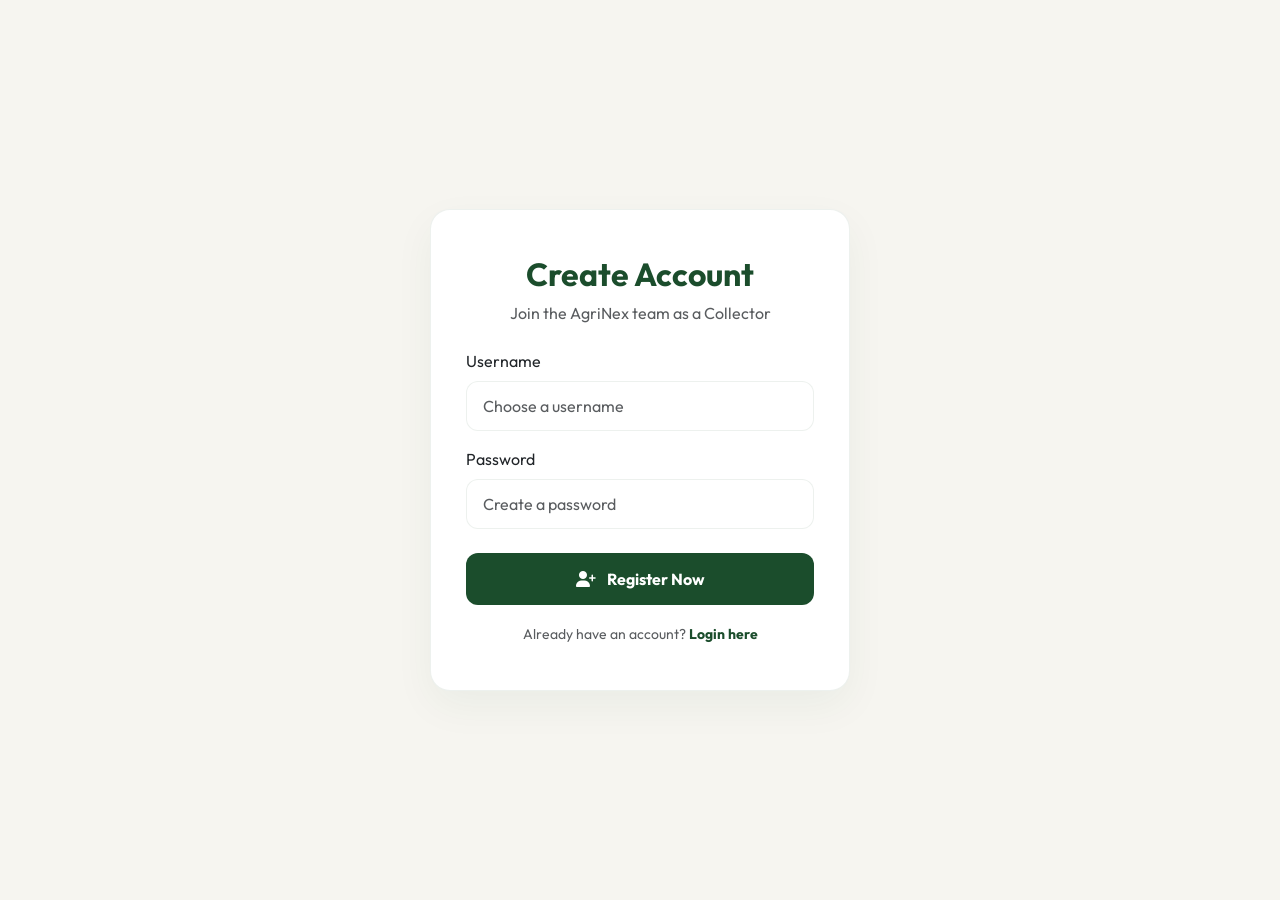
<file: My_Web_app/templates/register.html>
<!DOCTYPE html>
<html lang="en">
<head>
  <meta charset="UTF-8">
  <meta name="viewport" content="width=device-width, initial-scale=1.0">
  <title>Register - AgriNex</title>
  <link href="https://fonts.googleapis.com/css2?family=Outfit:wght@300;400;500;600;700&display=swap" rel="stylesheet">
  <link href="https://cdn.jsdelivr.net/npm/bootstrap@5.3.0/dist/css/bootstrap.min.css" rel="stylesheet">
  <link href="https://cdnjs.cloudflare.com/ajax/libs/font-awesome/6.4.0/css/all.min.css" rel="stylesheet">
  <style>
    :root {
      --bg-cream: #f6f5f0;
      --surface-white: #ffffff;
      --primary-green: #1b4d2c;
      --border-color: rgba(27, 77, 44, 0.08);
      --font-family: 'Outfit', sans-serif;
    }

    body {
      background-color: var(--bg-cream);
      font-family: var(--font-family);
      min-height: 100vh;
      display: flex;
      align-items: center;
      justify-content: center;
      padding: 20px;
    }

    .register-card {
      background: var(--surface-white);
      border: 1px solid var(--border-color);
      border-radius: 20px;
      box-shadow: 0 15px 40px rgba(27, 77, 44, 0.05);
      width: 100%;
      max-width: 420px;
      padding: 45px 35px;
    }

    .form-control {
      border-radius: 12px;
      padding: 12px 16px;
      border: 1px solid var(--border-color);
    }

    .btn-register {
      background: var(--primary-green);
      color: #ffffff;
      border-radius: 12px;
      padding: 13px;
      transition: 0.3s;
    }

    .btn-register:hover {
      background: #143a21;
    }
  </style>
</head>
<body>

<div class="register-card text-center">
  <div class="mb-4">
    <h2 class="fw-bold" style="color: var(--primary-green);">Create Account</h2>
    <p class="text-muted">Join the AgriNex team as a Collector</p>
  </div>

  <form action="/register" method="POST">
    <div class="mb-3 text-start">
      <label class="form-label">Username</label>
      <input type="text" class="form-control" name="username" placeholder="Choose a username" required>
    </div>

    <div class="mb-4 text-start">
      <label class="form-label">Password</label>
      <input type="password" class="form-control" name="password" placeholder="Create a password" required>
    </div>

    <button type="submit" class="btn btn-register w-100 fw-bold">
      <i class="fas fa-user-plus me-2"></i> Register Now
    </button>

    <div class="mt-3 text-center">
      <small class="text-muted">Already have an account? 
        <a href="/login" class="text-decoration-none fw-bold" style="color: var(--primary-green);">Login here</a>
      </small>
    </div>
  </form>
</div>

<script src="https://cdn.jsdelivr.net/npm/bootstrap@5.3.0/dist/js/bootstrap.bundle.min.js"></script>
</body>
</html>
</file>
